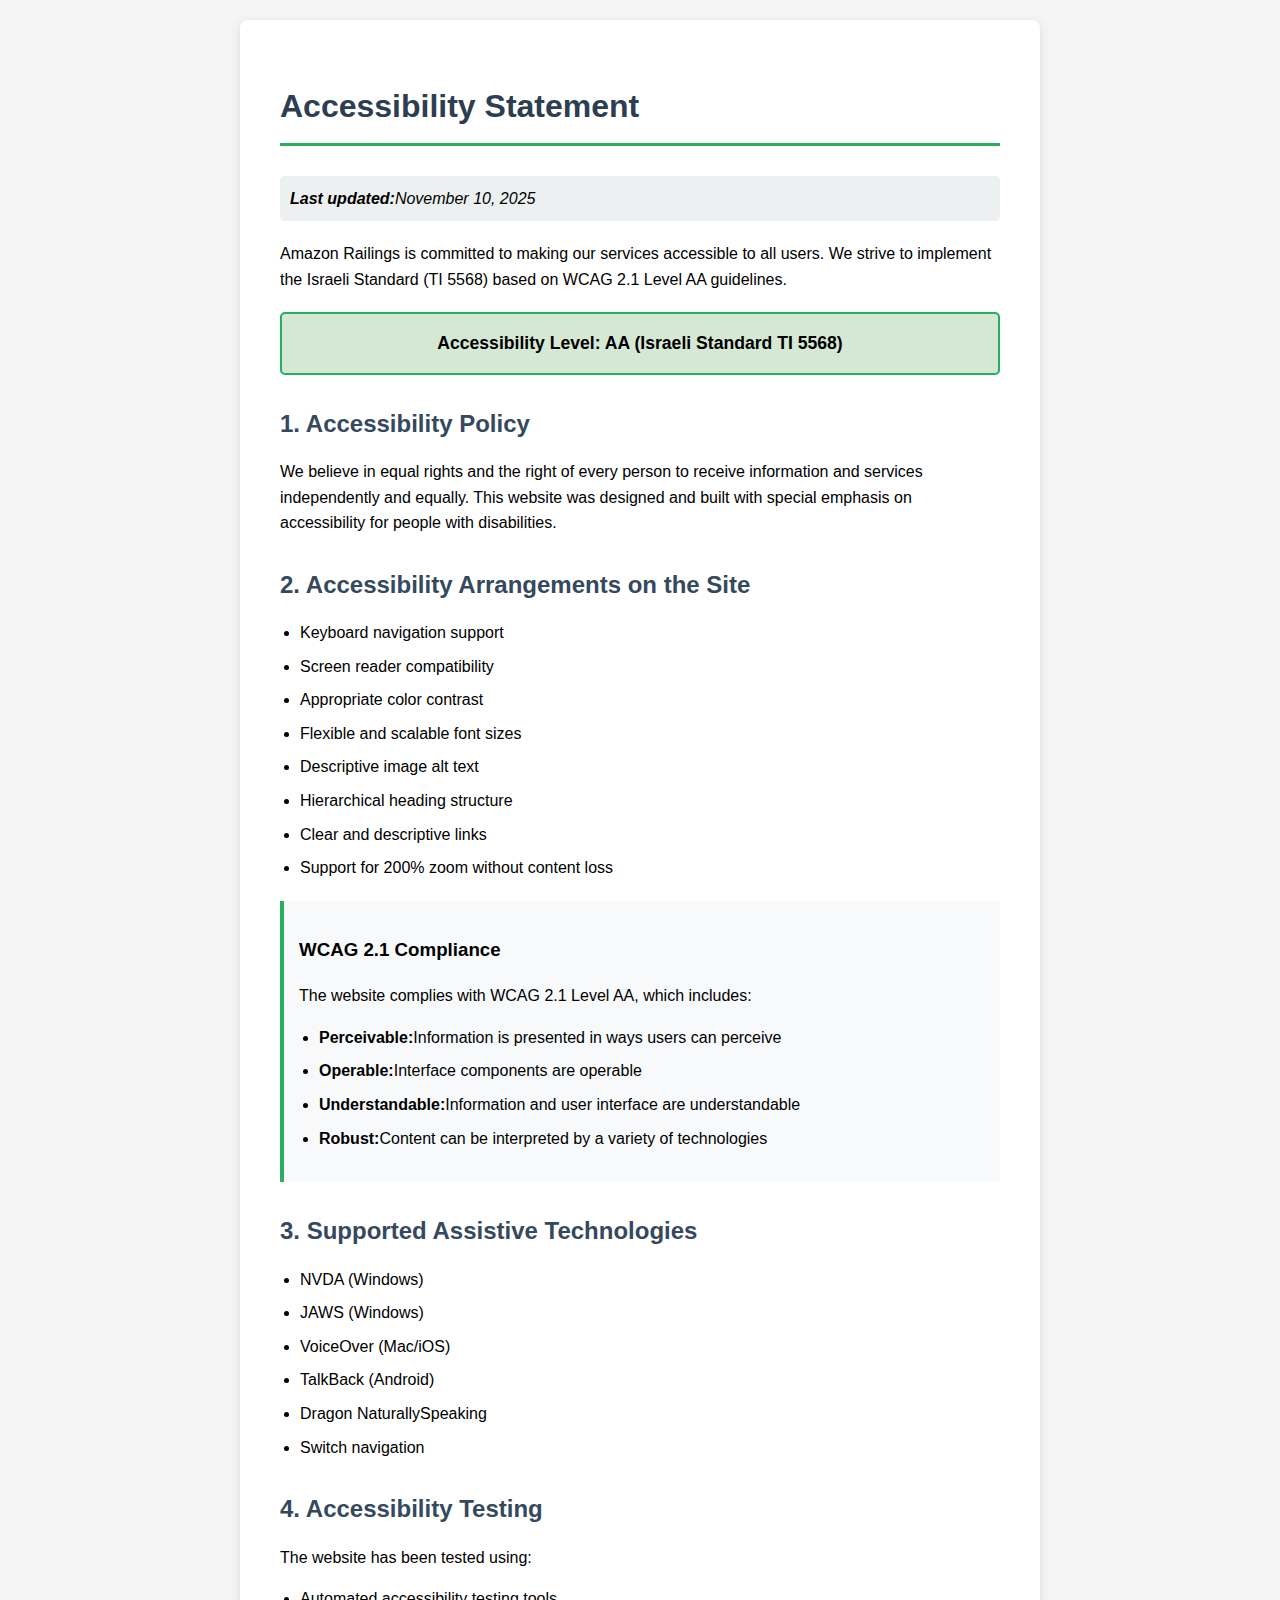
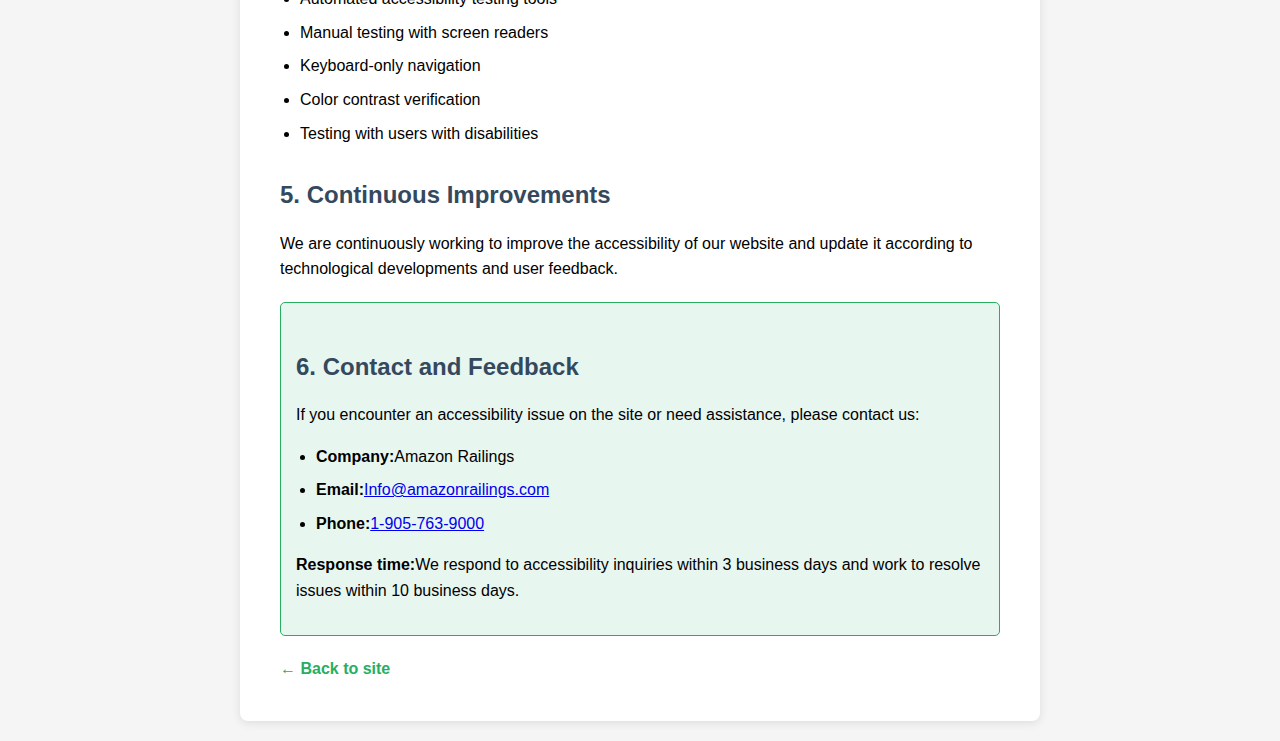
<file: public/accessibility.html>
<!doctype html><html dir="ltr" lang="en"><head><meta charset="UTF-8"><meta content="width=device-width,initial-scale=1" name="viewport"><title>Accessibility Statement - Amazon Railings</title><style>body{font-family:'Segoe UI',Tahoma,Geneva,Verdana,sans-serif;line-height:1.6;max-width:800px;margin:0 auto;padding:20px;background-color:#f5f5f5}.container{background:#fff;padding:40px;border-radius:8px;box-shadow:0 2px 10px rgba(0,0,0,.1)}h1{color:#2c3e50;border-bottom:3px solid #27ae60;padding-bottom:10px;margin-bottom:30px}h2{color:#34495e;margin-top:30px;margin-bottom:15px}.last-updated{background:#ecf0f1;padding:10px;border-radius:5px;margin-bottom:20px;font-style:italic}.contact-info{background:#e8f6f0;border:1px solid #27ae60;padding:15px;border-radius:5px;margin-top:20px}.compliance-level{background:#d5e8d4;border:2px solid #27ae60;padding:15px;border-radius:5px;margin:20px 0;text-align:center;font-weight:700;font-size:1.1em}ul{padding-left:20px}li{margin-bottom:8px}.back-link{display:inline-block;margin-top:20px;color:#27ae60;text-decoration:none;font-weight:700}.back-link:hover{text-decoration:underline}.wcag-info{background:#f8f9fa;border-left:4px solid #27ae60;padding:15px;margin:20px 0}</style></head><body><div class="container"><h1>Accessibility Statement</h1><div class="last-updated"><strong>Last updated:</strong>November 10, 2025</div><p>Amazon Railings is committed to making our services accessible to all users. We strive to implement the Israeli Standard (TI 5568) based on WCAG 2.1 Level AA guidelines.</p><div class="compliance-level">Accessibility Level: AA (Israeli Standard TI 5568)</div><h2>1. Accessibility Policy</h2><p>We believe in equal rights and the right of every person to receive information and services independently and equally. This website was designed and built with special emphasis on accessibility for people with disabilities.</p><h2>2. Accessibility Arrangements on the Site</h2><ul><li>Keyboard navigation support</li><li>Screen reader compatibility</li><li>Appropriate color contrast</li><li>Flexible and scalable font sizes</li><li>Descriptive image alt text</li><li>Hierarchical heading structure</li><li>Clear and descriptive links</li><li>Support for 200% zoom without content loss</li></ul><div class="wcag-info"><h3>WCAG 2.1 Compliance</h3><p>The website complies with WCAG 2.1 Level AA, which includes:</p><ul><li><strong>Perceivable:</strong>Information is presented in ways users can perceive</li><li><strong>Operable:</strong>Interface components are operable</li><li><strong>Understandable:</strong>Information and user interface are understandable</li><li><strong>Robust:</strong>Content can be interpreted by a variety of technologies</li></ul></div><h2>3. Supported Assistive Technologies</h2><ul><li>NVDA (Windows)</li><li>JAWS (Windows)</li><li>VoiceOver (Mac/iOS)</li><li>TalkBack (Android)</li><li>Dragon NaturallySpeaking</li><li>Switch navigation</li></ul><h2>4. Accessibility Testing</h2><p>The website has been tested using:</p><ul><li>Automated accessibility testing tools</li><li>Manual testing with screen readers</li><li>Keyboard-only navigation</li><li>Color contrast verification</li><li>Testing with users with disabilities</li></ul><h2>5. Continuous Improvements</h2><p>We are continuously working to improve the accessibility of our website and update it according to technological developments and user feedback.</p><div class="contact-info"><h2>6. Contact and Feedback</h2><p>If you encounter an accessibility issue on the site or need assistance, please contact us:</p><ul><li><strong>Company:</strong>Amazon Railings</li><li><strong>Email:</strong><a href="mailto:Info@amazonrailings.com">Info@amazonrailings.com</a></li><li><strong>Phone:</strong><a href="tel:1-905-763-9000">1-905-763-9000</a></li></ul><p><strong>Response time:</strong>We respond to accessibility inquiries within 3 business days and work to resolve issues within 10 business days.</p></div><a href="/" class="back-link">← Back to site</a></div></body></html>
</file>
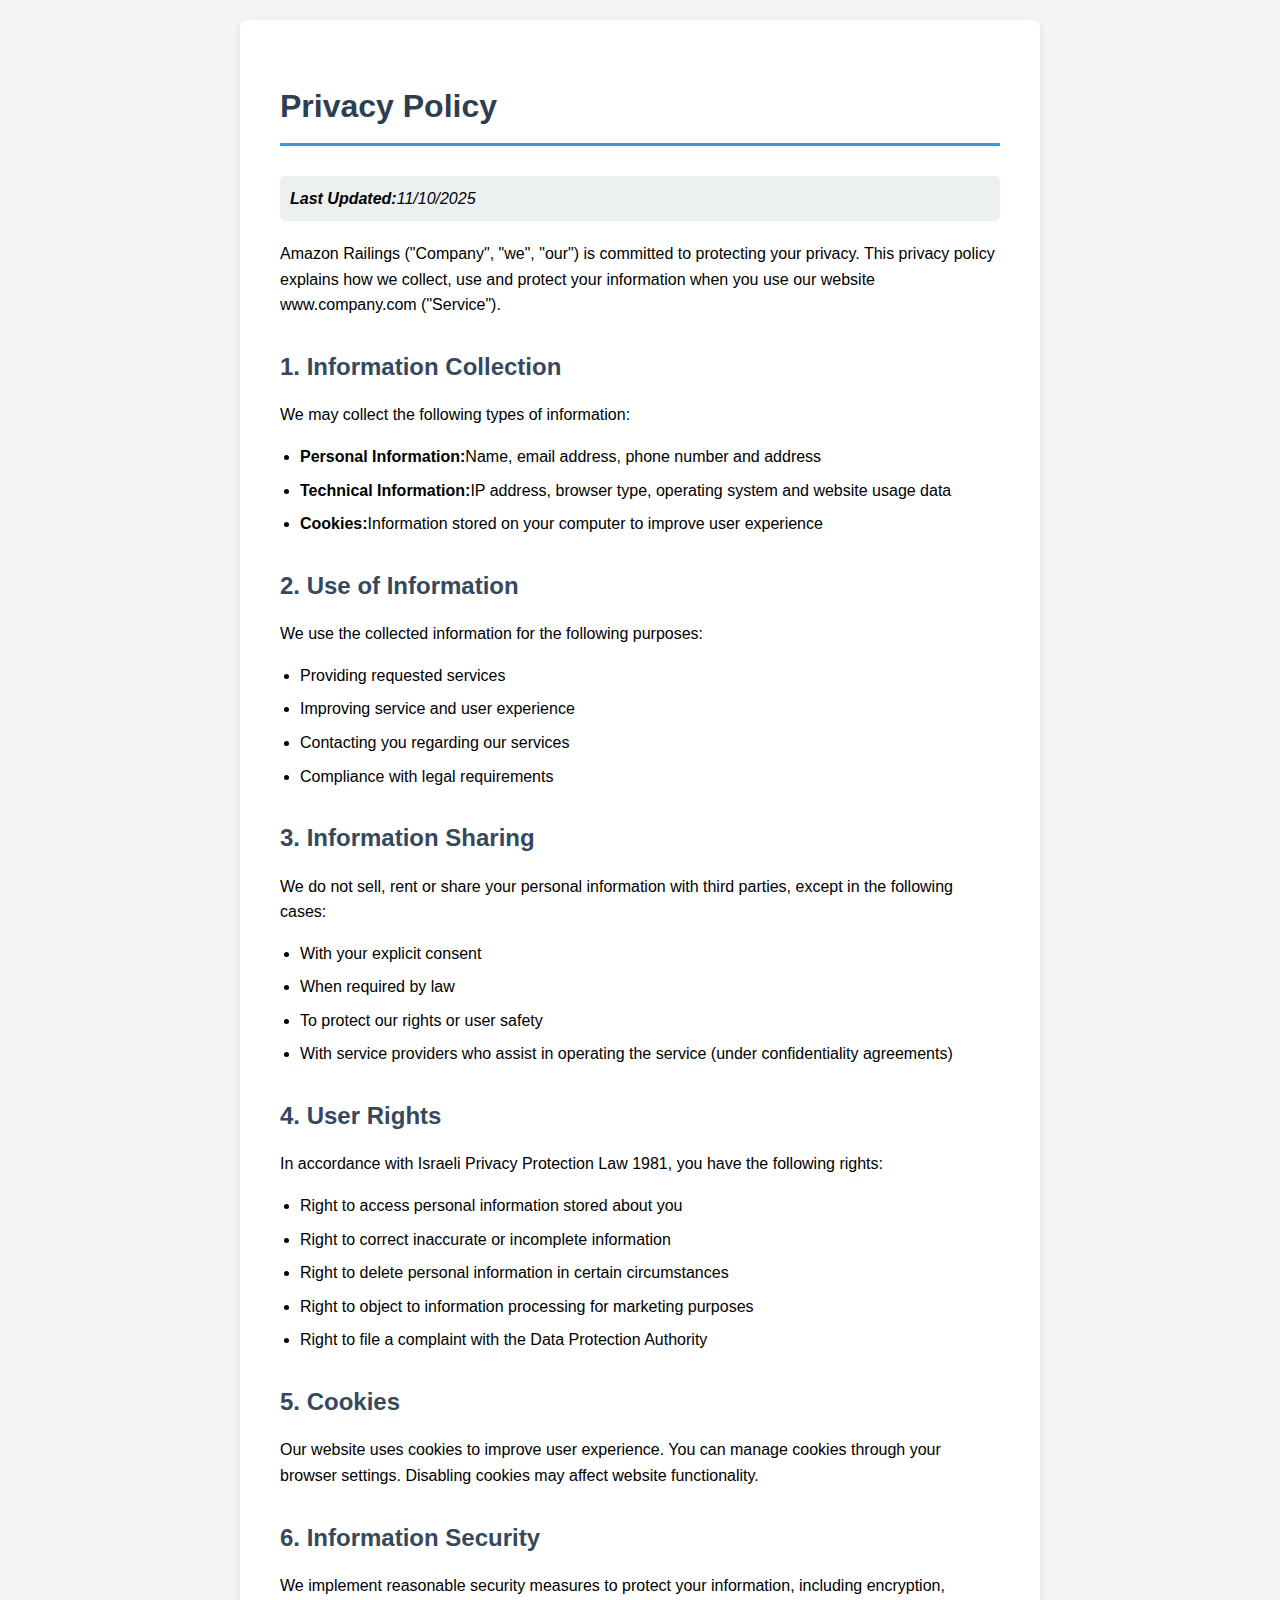
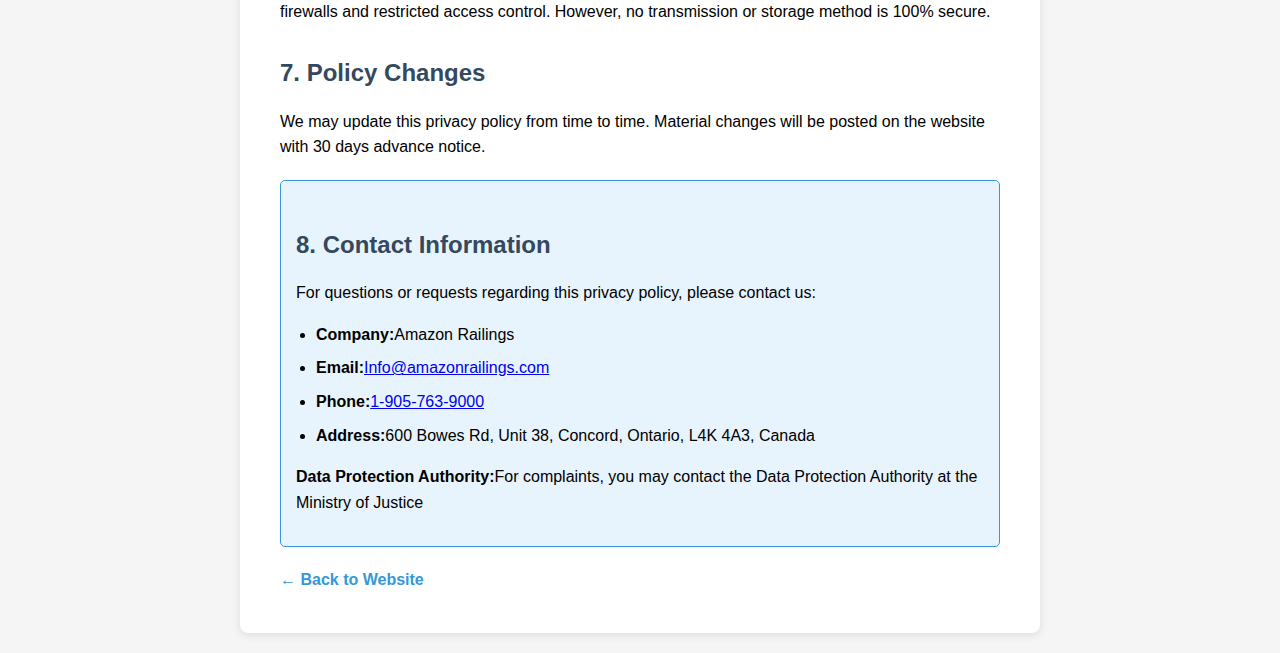
<file: public/privacy.html>
<!doctype html><html lang="en"><head><meta charset="UTF-8"><meta content="width=device-width,initial-scale=1" name="viewport"><title>Privacy Policy - Amazon Railings</title><style>body{font-family:'Segoe UI',Tahoma,Geneva,Verdana,sans-serif;line-height:1.6;max-width:800px;margin:0 auto;padding:20px;background-color:#f5f5f5}.container{background:#fff;padding:40px;border-radius:8px;box-shadow:0 2px 10px rgba(0,0,0,.1)}h1{color:#2c3e50;border-bottom:3px solid #3498db;padding-bottom:10px;margin-bottom:30px}h2{color:#34495e;margin-top:30px;margin-bottom:15px}.last-updated{background:#ecf0f1;padding:10px;border-radius:5px;margin-bottom:20px;font-style:italic}.contact-info{background:#e8f4fd;border:1px solid #3498db;padding:15px;border-radius:5px;margin-top:20px}ul{padding-left:20px}li{margin-bottom:8px}.back-link{display:inline-block;margin-top:20px;color:#3498db;text-decoration:none;font-weight:700}.back-link:hover{text-decoration:underline}</style></head><body><div class="container"><h1>Privacy Policy</h1><div class="last-updated"><strong>Last Updated:</strong>11/10/2025</div><p>Amazon Railings ("Company", "we", "our") is committed to protecting your privacy. This privacy policy explains how we collect, use and protect your information when you use our website www.company.com ("Service").</p><h2>1. Information Collection</h2><p>We may collect the following types of information:</p><ul><li><strong>Personal Information:</strong>Name, email address, phone number and address</li><li><strong>Technical Information:</strong>IP address, browser type, operating system and website usage data</li><li><strong>Cookies:</strong>Information stored on your computer to improve user experience</li></ul><h2>2. Use of Information</h2><p>We use the collected information for the following purposes:</p><ul><li>Providing requested services</li><li>Improving service and user experience</li><li>Contacting you regarding our services</li><li>Compliance with legal requirements</li></ul><h2>3. Information Sharing</h2><p>We do not sell, rent or share your personal information with third parties, except in the following cases:</p><ul><li>With your explicit consent</li><li>When required by law</li><li>To protect our rights or user safety</li><li>With service providers who assist in operating the service (under confidentiality agreements)</li></ul><h2>4. User Rights</h2><p>In accordance with Israeli Privacy Protection Law 1981, you have the following rights:</p><ul><li>Right to access personal information stored about you</li><li>Right to correct inaccurate or incomplete information</li><li>Right to delete personal information in certain circumstances</li><li>Right to object to information processing for marketing purposes</li><li>Right to file a complaint with the Data Protection Authority</li></ul><h2>5. Cookies</h2><p>Our website uses cookies to improve user experience. You can manage cookies through your browser settings. Disabling cookies may affect website functionality.</p><h2>6. Information Security</h2><p>We implement reasonable security measures to protect your information, including encryption, firewalls and restricted access control. However, no transmission or storage method is 100% secure.</p><h2>7. Policy Changes</h2><p>We may update this privacy policy from time to time. Material changes will be posted on the website with 30 days advance notice.</p><div class="contact-info"><h2>8. Contact Information</h2><p>For questions or requests regarding this privacy policy, please contact us:</p><ul><li><strong>Company:</strong>Amazon Railings</li><li><strong>Email:</strong><a href="mailto:Info@amazonrailings.com">Info@amazonrailings.com</a></li><li><strong>Phone:</strong><a href="tel:1-905-763-9000">1-905-763-9000</a></li><li><strong>Address:</strong>600 Bowes Rd, Unit 38, Concord, Ontario, L4K 4A3, Canada</li></ul><p><strong>Data Protection Authority:</strong>For complaints, you may contact the Data Protection Authority at the Ministry of Justice</p></div><a href="/" class="back-link">← Back to Website</a></div></body></html>
</file>
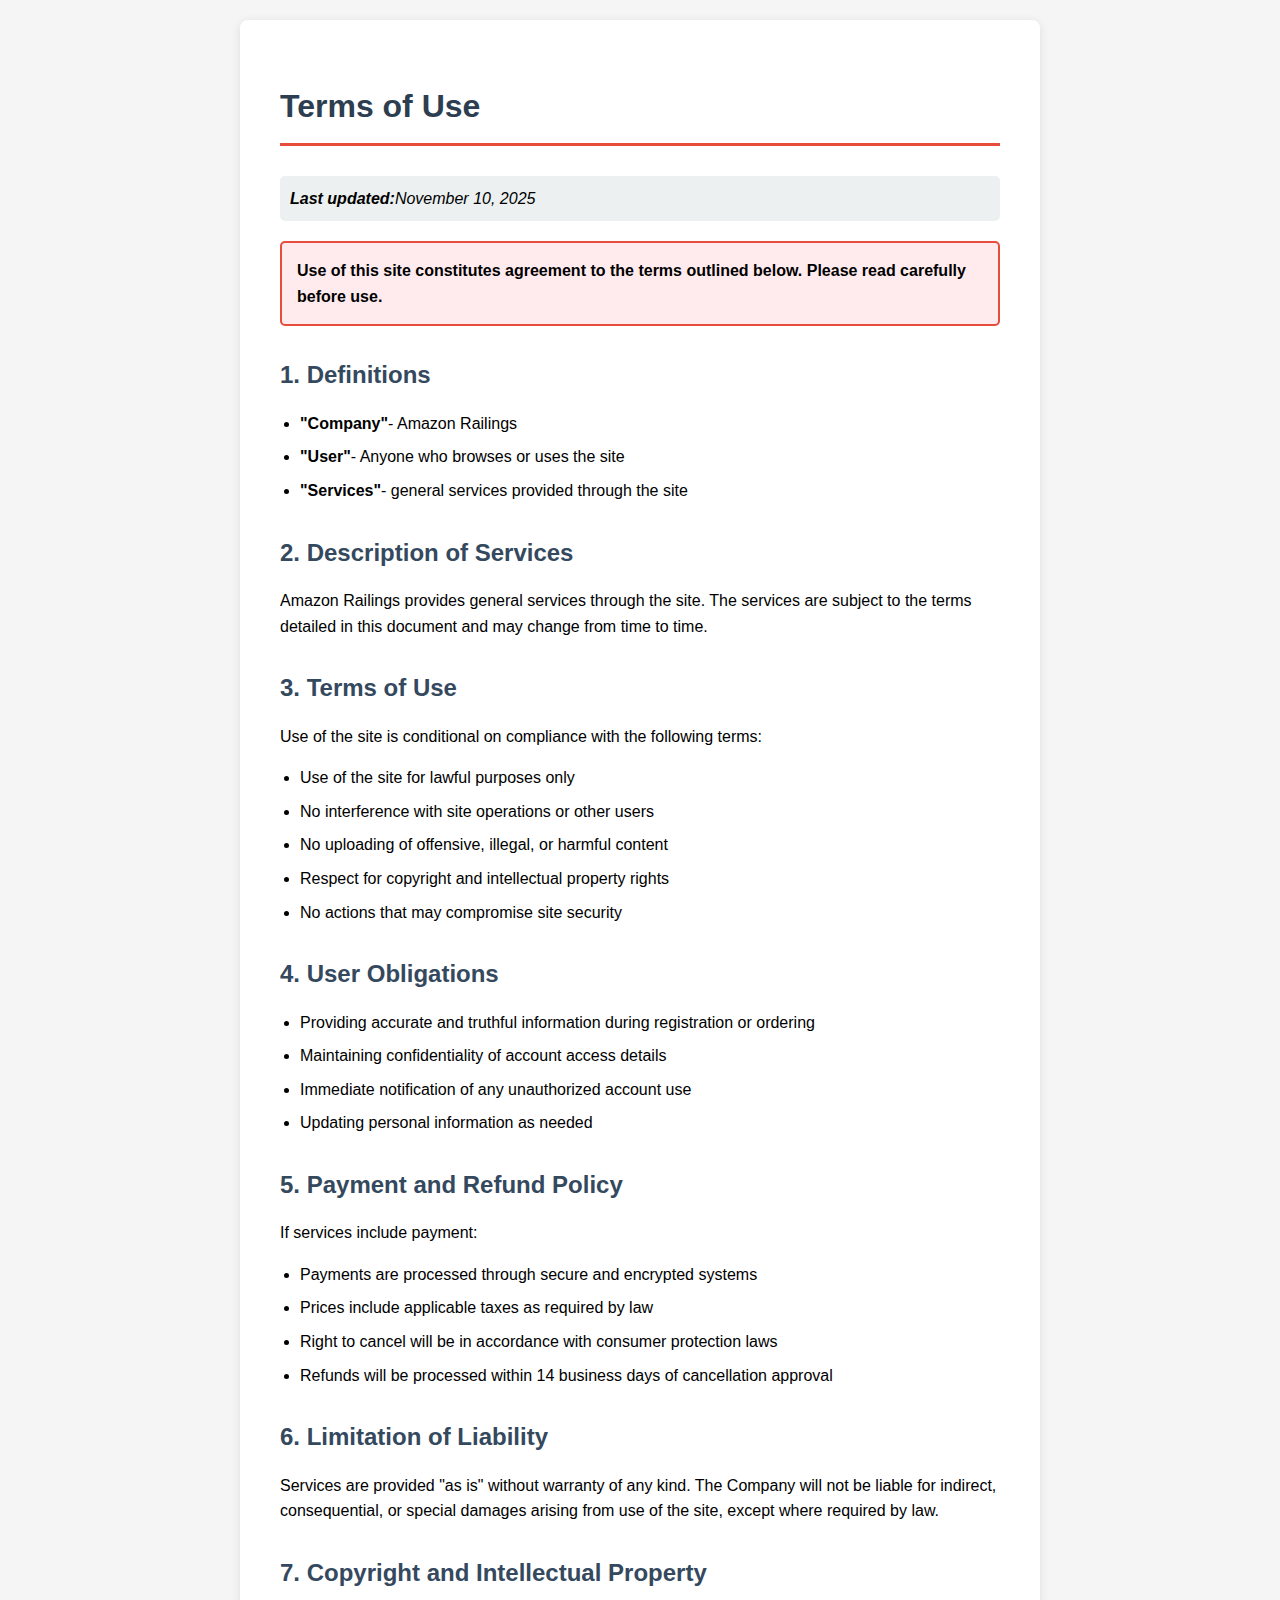
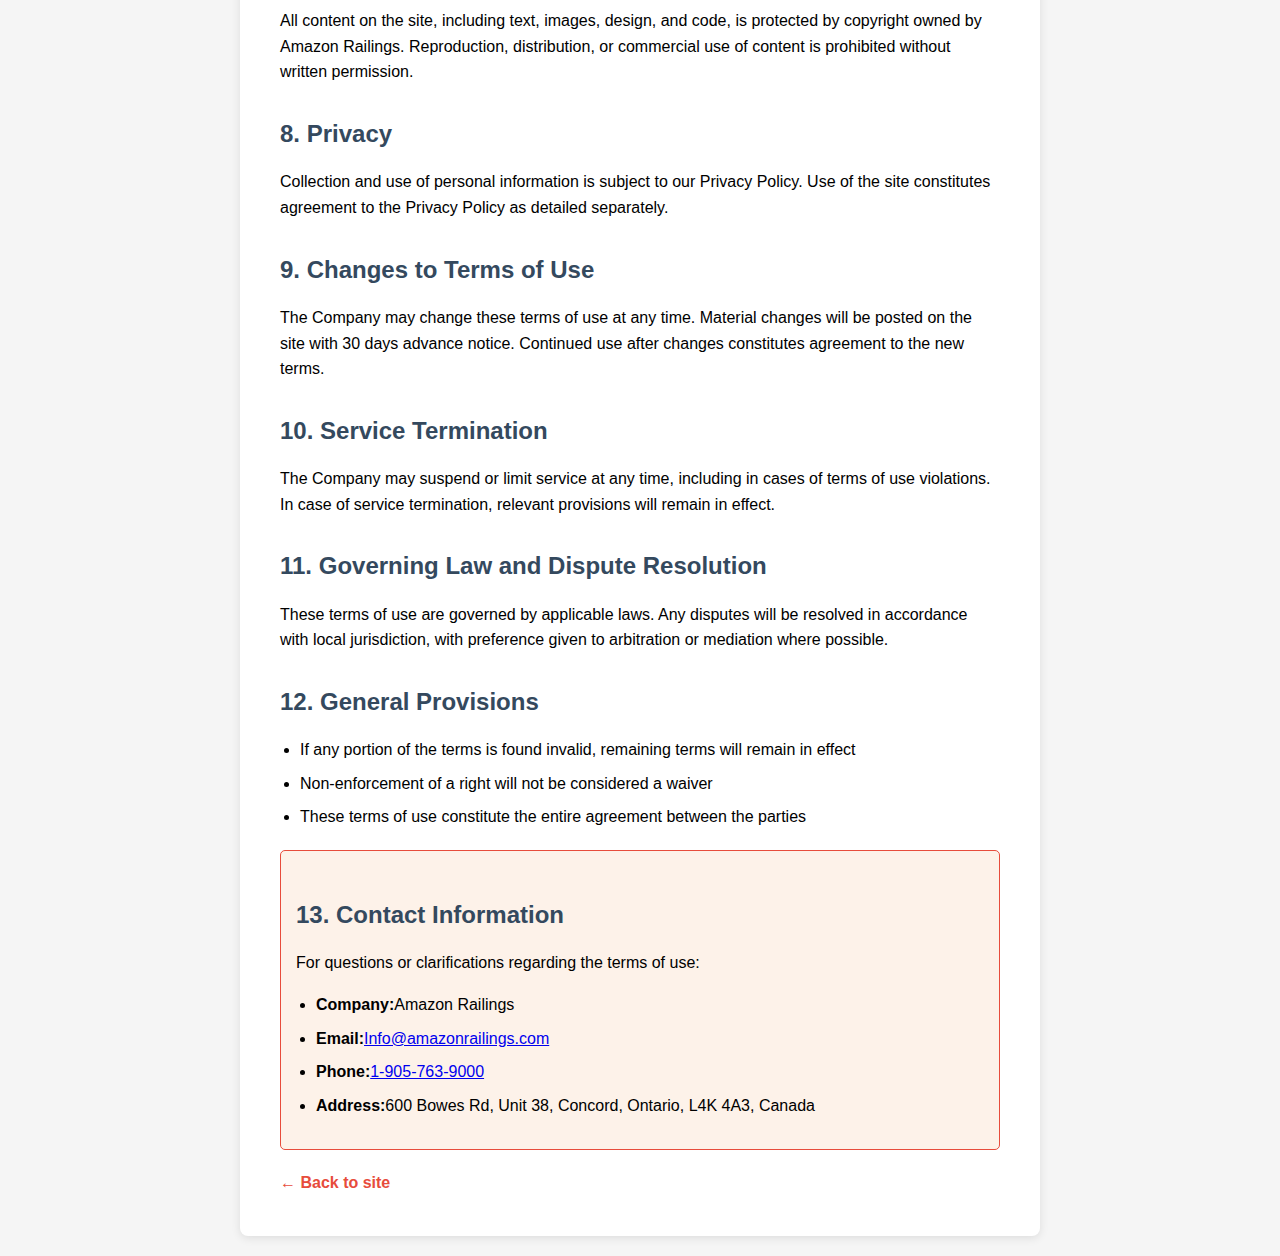
<file: public/terms.html>
<!doctype html><html dir="ltr" lang="en"><head><meta charset="UTF-8"><meta content="width=device-width,initial-scale=1" name="viewport"><title>Terms of Use - Amazon Railings</title><style>body{font-family:'Segoe UI',Tahoma,Geneva,Verdana,sans-serif;line-height:1.6;max-width:800px;margin:0 auto;padding:20px;background-color:#f5f5f5}.container{background:#fff;padding:40px;border-radius:8px;box-shadow:0 2px 10px rgba(0,0,0,.1)}h1{color:#2c3e50;border-bottom:3px solid #e74c3c;padding-bottom:10px;margin-bottom:30px}h2{color:#34495e;margin-top:30px;margin-bottom:15px}.last-updated{background:#ecf0f1;padding:10px;border-radius:5px;margin-bottom:20px;font-style:italic}.contact-info{background:#fdf2e9;border:1px solid #e74c3c;padding:15px;border-radius:5px;margin-top:20px}.important-notice{background:#ffebee;border:2px solid #e74c3c;padding:15px;border-radius:5px;margin:20px 0;font-weight:700}ul{padding-left:20px}li{margin-bottom:8px}.back-link{display:inline-block;margin-top:20px;color:#e74c3c;text-decoration:none;font-weight:700}.back-link:hover{text-decoration:underline}</style></head><body><div class="container"><h1>Terms of Use</h1><div class="last-updated"><strong>Last updated:</strong>November 10, 2025</div><div class="important-notice">Use of this site constitutes agreement to the terms outlined below. Please read carefully before use.</div><h2>1. Definitions</h2><ul><li><strong>"Company"</strong>- Amazon Railings</li><li><strong>"User"</strong>- Anyone who browses or uses the site</li><li><strong>"Services"</strong>- general services provided through the site</li></ul><h2>2. Description of Services</h2><p>Amazon Railings provides general services through the site. The services are subject to the terms detailed in this document and may change from time to time.</p><h2>3. Terms of Use</h2><p>Use of the site is conditional on compliance with the following terms:</p><ul><li>Use of the site for lawful purposes only</li><li>No interference with site operations or other users</li><li>No uploading of offensive, illegal, or harmful content</li><li>Respect for copyright and intellectual property rights</li><li>No actions that may compromise site security</li></ul><h2>4. User Obligations</h2><ul><li>Providing accurate and truthful information during registration or ordering</li><li>Maintaining confidentiality of account access details</li><li>Immediate notification of any unauthorized account use</li><li>Updating personal information as needed</li></ul><h2>5. Payment and Refund Policy</h2><p>If services include payment:</p><ul><li>Payments are processed through secure and encrypted systems</li><li>Prices include applicable taxes as required by law</li><li>Right to cancel will be in accordance with consumer protection laws</li><li>Refunds will be processed within 14 business days of cancellation approval</li></ul><h2>6. Limitation of Liability</h2><p>Services are provided "as is" without warranty of any kind. The Company will not be liable for indirect, consequential, or special damages arising from use of the site, except where required by law.</p><h2>7. Copyright and Intellectual Property</h2><p>All content on the site, including text, images, design, and code, is protected by copyright owned by Amazon Railings. Reproduction, distribution, or commercial use of content is prohibited without written permission.</p><h2>8. Privacy</h2><p>Collection and use of personal information is subject to our Privacy Policy. Use of the site constitutes agreement to the Privacy Policy as detailed separately.</p><h2>9. Changes to Terms of Use</h2><p>The Company may change these terms of use at any time. Material changes will be posted on the site with 30 days advance notice. Continued use after changes constitutes agreement to the new terms.</p><h2>10. Service Termination</h2><p>The Company may suspend or limit service at any time, including in cases of terms of use violations. In case of service termination, relevant provisions will remain in effect.</p><h2>11. Governing Law and Dispute Resolution</h2><p>These terms of use are governed by applicable laws. Any disputes will be resolved in accordance with local jurisdiction, with preference given to arbitration or mediation where possible.</p><h2>12. General Provisions</h2><ul><li>If any portion of the terms is found invalid, remaining terms will remain in effect</li><li>Non-enforcement of a right will not be considered a waiver</li><li>These terms of use constitute the entire agreement between the parties</li></ul><div class="contact-info"><h2>13. Contact Information</h2><p>For questions or clarifications regarding the terms of use:</p><ul><li><strong>Company:</strong>Amazon Railings</li><li><strong>Email:</strong><a href="mailto:Info@amazonrailings.com">Info@amazonrailings.com</a></li><li><strong>Phone:</strong><a href="tel:1-905-763-9000">1-905-763-9000</a></li><li><strong>Address:</strong>600 Bowes Rd, Unit 38, Concord, Ontario, L4K 4A3, Canada</li></ul></div><a href="/" class="back-link">← Back to site</a></div></body></html>
</file>
